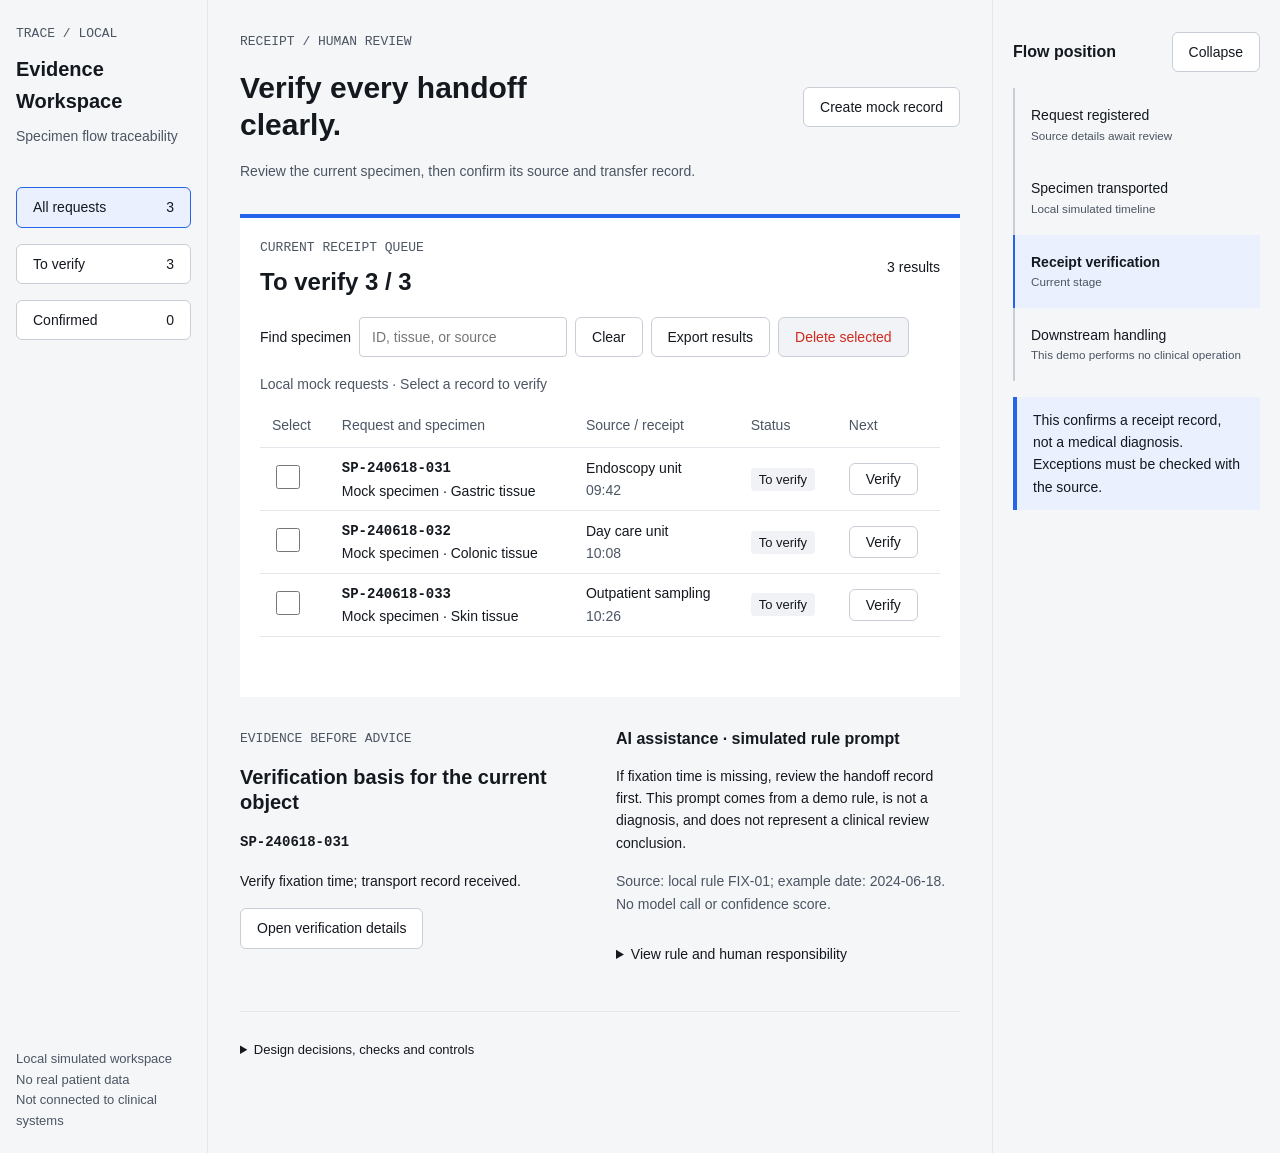
<file: ui-craft-en/assets/demo/index.html>
<!doctype html>
<html lang="en" data-theme="light">
<head><meta charset="utf-8"><meta name="viewport" content="width=device-width, initial-scale=1, viewport-fit=cover"><title>Trace · Specimen Receipt Workspace</title><link rel="stylesheet" href="../ui-tokens.css"><link rel="stylesheet" href="../preview-base.css"><link rel="stylesheet" href="demo.css"></head>
<body>
<div class="workspace">
  <aside class="workspace-nav" aria-label="Work queue">
    <div class="identity"><span class="eyebrow">TRACE / LOCAL</span><strong>Evidence Workspace</strong><span class="muted">Specimen flow traceability</span></div>
    <nav class="flow" aria-label="Queue filters">
      <button data-filter="all" aria-pressed="true">All requests <span data-count="all">3</span></button>
      <button data-filter="pending" aria-pressed="false">To verify <span data-count="pending">3</span></button>
      <button data-filter="done" aria-pressed="false">Confirmed <span data-count="done">0</span></button>
    </nav>
    <p class="nav-foot">Local simulated workspace<br>No real patient data<br>Not connected to clinical systems</p>
  </aside>
  <main class="workspace-main">
    <header class="spread"><div class="flow"><p class="eyebrow">RECEIPT / HUMAN REVIEW</p><h1>Verify every handoff clearly.</h1><p class="muted">Review the current specimen, then confirm its source and transfer record.</p></div><button id="new-record" data-requires-data>Create mock record</button></header>
    <section id="task-region" class="task-region" aria-label="Receipt workspace">
      <div class="task-heading spread"><div><p class="eyebrow">CURRENT RECEIPT QUEUE</p><h2>To verify <span data-count="pending">3</span> / <span data-count="all">3</span></h2></div><span id="result-count" aria-live="polite">3 results</span></div>
      <div class="toolbar search-row"><label for="search">Find specimen <input id="search" type="search" placeholder="ID, tissue, or source"></label><button id="clear-search">Clear</button><button id="export-records" data-requires-data>Export results</button><button id="delete-selected" class="danger" disabled>Delete selected</button></div>
      <div id="state-panel" class="state-box" hidden><h2 id="state-title">Loading mock queue</h2><p id="state-description"></p><button id="retry" hidden>Retry</button><button id="clear-state" hidden>Clear filters</button><button id="finish-loading" hidden>Finish loading demo</button></div>
      <div id="data-region" class="table-scroll"><table><caption class="muted">Local mock requests · Select a record to verify</caption><thead><tr><th scope="col">Select</th><th scope="col">Request and specimen</th><th scope="col" class="source-col">Source / receipt</th><th scope="col">Status</th><th scope="col">Next</th></tr></thead><tbody id="record-list"></tbody></table></div>
      <p id="live-message" role="status" aria-live="polite"></p>
    </section>
    <section class="evidence-area" aria-labelledby="evidence-title">
      <div class="flow"><p class="eyebrow">EVIDENCE BEFORE ADVICE</p><h2 id="evidence-title">Verification basis for the current object</h2><strong class="mono" data-current="id">SP-240618-031</strong><p data-current="note"></p><button id="open-current" data-requires-data>Open verification details</button></div>
      <div class="flow"><h3>AI assistance · simulated rule prompt</h3><p>If fixation time is missing, review the handoff record first. This prompt comes from a demo rule, is not a diagnosis, and does not represent a clinical review conclusion.</p><p class="muted">Source: local rule FIX-01; example date: 2024-06-18. No model call or confidence score.</p><details><summary>View rule and human responsibility</summary><p>The rule flags documentation completeness only. The receiver must verify the request, container label, and transport time. Confirmation updates only this page's mock records.</p></details></div>
    </section>
    <footer data-notes></footer>
  </main>
  <aside class="inspector flow" id="inspector"><div class="spread"><h2>Flow position</h2><button id="collapse-context" aria-expanded="true" aria-controls="context-body">Collapse</button></div><div id="context-body" class="flow"><ol class="timeline"><li>Request registered <small>Source details await review</small></li><li>Specimen transported <small>Local simulated timeline</small></li><li aria-current="step"><strong>Receipt verification</strong><small>Current stage</small></li><li>Downstream handling <small>This demo performs no clinical operation</small></li></ol><p class="notice">This confirms a receipt record, not a medical diagnosis. Exceptions must be checked with the source.</p></div></aside>
</div>
<template id="record-template"><tr><td><input type="checkbox"></td><td><strong data-field="id" class="mono"></strong><div data-field="name"></div></td><td class="source-col"><span data-field="source"></span><div data-field="time" class="muted"></div></td><td><span data-field="status" class="status"></span></td><td><button data-action="detail">Verify</button></td></tr></template>
<dialog id="detail-dialog" class="sheet" aria-labelledby="detail-title"><div class="flow"><div class="spread"><h2 id="detail-title">Receipt verification</h2><button data-close>Close</button></div><strong data-current="id" class="mono"></strong><p data-current="name"></p><p data-current="note"></p><p>Source: <span data-current="source"></span> · <span data-current="time"></span></p><p class="status" data-current="status"></p><div id="confirmation-area" class="flow"><label><input id="confirm-check" type="checkbox">I verified the local mock identifier and source</label><button id="complete-record" class="primary" disabled>Confirm receipt</button></div><p class="muted">Updates this page's mock data only; reload restores the initial queue.</p></div></dialog>
<dialog id="delete-dialog" aria-labelledby="delete-title"><div class="flow"><h2 id="delete-title">Delete mock records?</h2><p id="delete-description"></p><div class="toolbar"><button data-close autofocus>Cancel</button><button id="confirm-delete" class="danger">Confirm deletion</button></div></div></dialog>
<script type="application/json" id="design-brief">{"id":"demo-en","product":"Local simulated workspace for specimen receipt and traceability","task":"Select a specimen from the queue, verify its source, and confirm receipt","primaryInformation":"Pending queue and evidence for the current specimen","hierarchy":["Receipt queue","Current-object evidence","Flow inspector","Low-frequency review settings"],"composition":"workspace","personalities":["technical","human-centered"],"anchor":{"selector":"#task-region","reason":"The queue takes the primary area, with status and next action forming a scan axis instead of four KPI cards filling the first view"},"surfaces":["canvas","surface","focus","floating"],"density":"Three table densities; evidence area preserves reading space","rhythm":"Compact queue and spacious evidence area create Small/Medium/Large differences","interaction":"Select → verify → confirm synchronizes counts; deletion requires confirmation; CSV is generated locally","mobile":{"composition":"task","strategy":"Hide the secondary source column and allow evidence drill-down; collapse the flow inspector on narrow screens instead of stacking all three columns","action":"Verify in the row, then confirm inside the Sheet"},"desktop":"Resource queue, primary task area, and collapsible inspector; every action is Tab reachable","capabilities":{"states":["normal","loading","empty","error","denied"],"densities":["compact","default","loose"],"motion":true,"sheet":true},"refinement":{"before":"Equal-weight KPIs and a generic table filled the first view","after":"Receipt queue leads, evidence follows, and the flow inspector is subordinate","reason":"Keep frequent verification visible and explain human responsibility beside the simulated AI boundary"}}</script>
<script src="../preview-runtime.js"></script><script src="../records-controller.js"></script><script src="demo.js"></script>
</body></html>
</file>
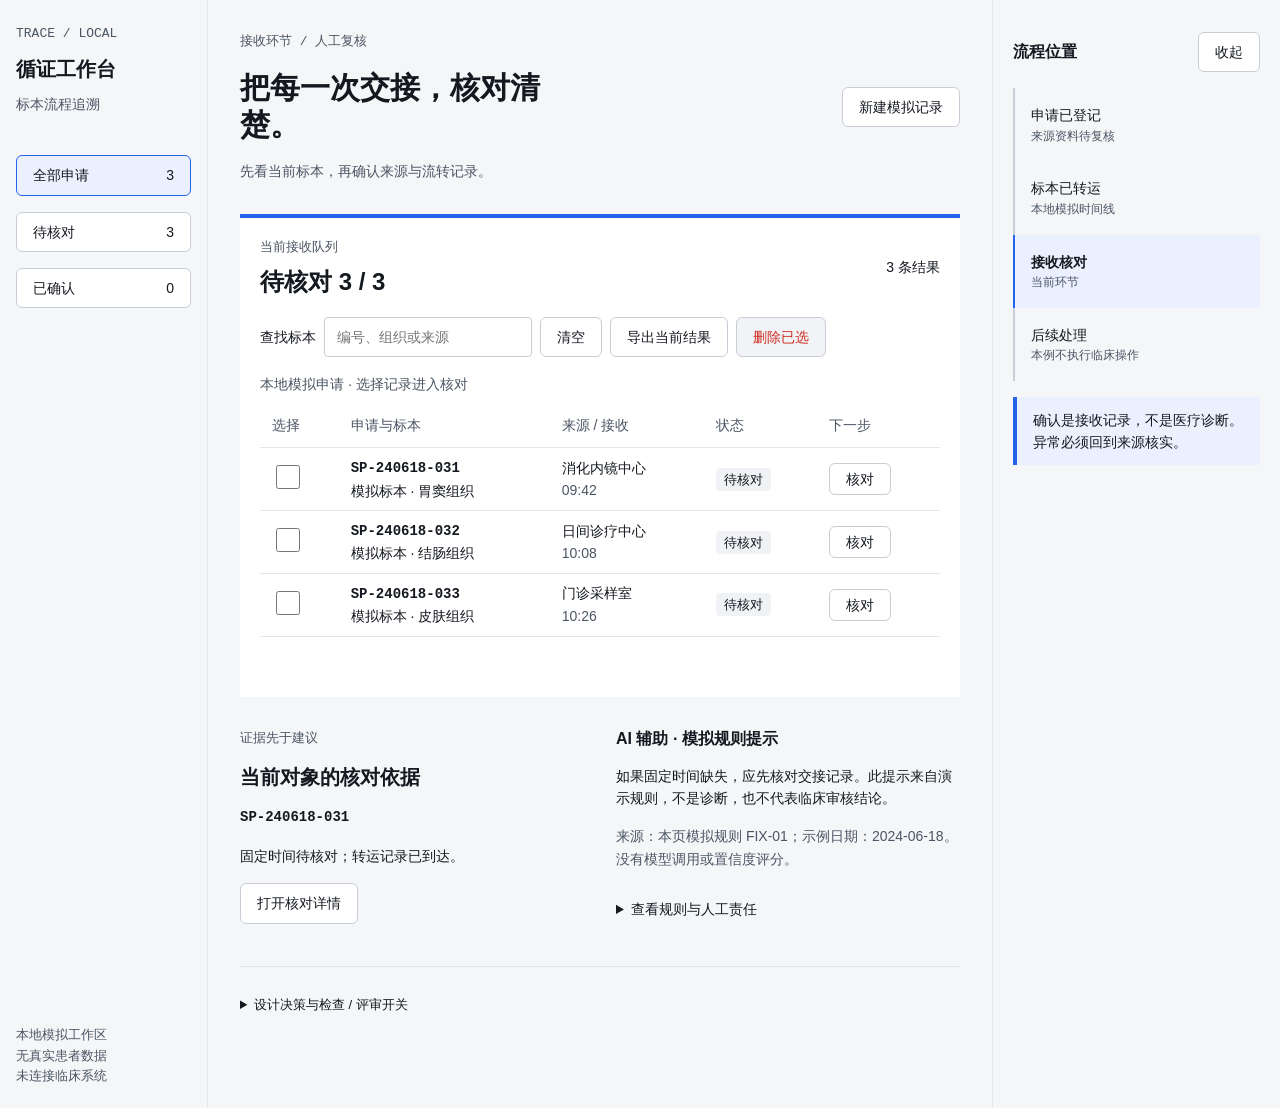
<file: skills/ui-craft/assets/demo/index.html>
<!doctype html>
<html lang="zh-CN" data-theme="light">
<head><meta charset="utf-8"><meta name="viewport" content="width=device-width, initial-scale=1, viewport-fit=cover"><title>循证 · 标本接收工作台</title><link rel="stylesheet" href="../ui-tokens.css"><link rel="stylesheet" href="../preview-base.css"><link rel="stylesheet" href="demo.css"></head>
<body>
<div class="workspace">
  <aside class="workspace-nav" aria-label="工作队列">
    <div class="identity"><span class="eyebrow">TRACE / LOCAL</span><strong>循证工作台</strong><span class="muted">标本流程追溯</span></div>
    <nav class="flow" aria-label="队列筛选">
      <button data-filter="all" aria-pressed="true">全部申请 <span data-count="all">3</span></button>
      <button data-filter="pending" aria-pressed="false">待核对 <span data-count="pending">3</span></button>
      <button data-filter="done" aria-pressed="false">已确认 <span data-count="done">0</span></button>
    </nav>
    <p class="nav-foot">本地模拟工作区<br>无真实患者数据<br>未连接临床系统</p>
  </aside>
  <main class="workspace-main">
    <header class="spread"><div class="flow"><p class="eyebrow">接收环节 / 人工复核</p><h1>把每一次交接，核对清楚。</h1><p class="muted">先看当前标本，再确认来源与流转记录。</p></div><button id="new-record" data-requires-data>新建模拟记录</button></header>
    <section id="task-region" class="task-region" aria-label="接收工作区">
      <div class="task-heading spread"><div><p class="eyebrow">当前接收队列</p><h2>待核对 <span data-count="pending">3</span> / <span data-count="all">3</span></h2></div><span id="result-count" aria-live="polite">3 条结果</span></div>
      <div class="toolbar search-row"><label for="search">查找标本 <input id="search" type="search" placeholder="编号、组织或来源"></label><button id="clear-search">清空</button><button id="export-records" data-requires-data>导出当前结果</button><button id="delete-selected" class="danger" disabled>删除已选</button></div>
      <div id="state-panel" class="state-box" hidden><h2 id="state-title">正在读取模拟队列</h2><p id="state-description"></p><button id="retry" hidden>重试读取</button><button id="clear-state" hidden>清除筛选</button><button id="finish-loading" hidden>结束加载演示</button></div>
      <div id="data-region" class="table-scroll"><table><caption class="muted">本地模拟申请 · 选择记录进入核对</caption><thead><tr><th scope="col">选择</th><th scope="col">申请与标本</th><th scope="col" class="source-col">来源 / 接收</th><th scope="col">状态</th><th scope="col">下一步</th></tr></thead><tbody id="record-list"></tbody></table></div>
      <p id="live-message" role="status" aria-live="polite"></p>
    </section>
    <section class="evidence-area" aria-labelledby="evidence-title">
      <div class="flow"><p class="eyebrow">证据先于建议</p><h2 id="evidence-title">当前对象的核对依据</h2><strong class="mono" data-current="id">SP-240618-031</strong><p data-current="note"></p><button id="open-current" data-requires-data>打开核对详情</button></div>
      <div class="flow"><h3>AI 辅助 · 模拟规则提示</h3><p>如果固定时间缺失，应先核对交接记录。此提示来自演示规则，不是诊断，也不代表临床审核结论。</p><p class="muted">来源：本页模拟规则 FIX-01；示例日期：2024-06-18。没有模型调用或置信度评分。</p><details><summary>查看规则与人工责任</summary><p>仅提示资料完整性。接收人需核对申请、容器标识和转运时间；确认仅写入当前页面的模拟记录。</p></details></div>
    </section>
    <footer data-notes></footer>
  </main>
  <aside class="inspector flow" id="inspector"><div class="spread"><h2>流程位置</h2><button id="collapse-context" aria-expanded="true" aria-controls="context-body">收起</button></div><div id="context-body" class="flow"><ol class="timeline"><li>申请已登记 <small>来源资料待复核</small></li><li>标本已转运 <small>本地模拟时间线</small></li><li aria-current="step"><strong>接收核对</strong><small>当前环节</small></li><li>后续处理 <small>本例不执行临床操作</small></li></ol><p class="notice">确认是接收记录，不是医疗诊断。异常必须回到来源核实。</p></div></aside>
</div>
<template id="record-template"><tr><td><input type="checkbox"></td><td><strong data-field="id" class="mono"></strong><div data-field="name"></div></td><td class="source-col"><span data-field="source"></span><div data-field="time" class="muted"></div></td><td><span data-field="status" class="status"></span></td><td><button data-action="detail">核对</button></td></tr></template>
<dialog id="detail-dialog" class="sheet" aria-labelledby="detail-title"><div class="flow"><div class="spread"><h2 id="detail-title">接收核对</h2><button data-close>关闭</button></div><strong data-current="id" class="mono"></strong><p data-current="name"></p><p data-current="note"></p><p>来源：<span data-current="source"></span> · <span data-current="time"></span></p><p class="status" data-current="status"></p><div id="confirmation-area" class="flow"><label><input id="confirm-check" type="checkbox">我已核对本地模拟标识与来源</label><button id="complete-record" class="primary" disabled>确认接收</button></div><p class="muted">仅更新本页模拟数据；刷新恢复初始队列。</p></div></dialog>
<dialog id="delete-dialog" aria-labelledby="delete-title"><div class="flow"><h2 id="delete-title">删除模拟记录？</h2><p id="delete-description"></p><div class="toolbar"><button data-close autofocus>取消</button><button id="confirm-delete" class="danger">确认删除</button></div></div></dialog>
<script type="application/json" id="design-brief">{"id":"demo","product":"标本接收与流程追溯的本地模拟工作台","task":"从队列选择标本、核对来源并确认接收","primaryInformation":"待核对队列与当前标本的证据","hierarchy":["接收队列","当前对象证据","流程检查器","低频评审设置"],"composition":"workspace","personalities":["technical","human-centered"],"anchor":{"selector":"#task-region","reason":"队列占据主要面积，状态与下一步形成扫描轴，不以四张 KPI 占首屏"},"surfaces":["canvas","surface","focus","floating"],"density":"表格三档；证据区域保留阅读空间","rhythm":"紧凑队列与宽松证据区形成 Small/Medium/Large 差异","interaction":"选择→核对→确认同步计数；删除需确认；CSV 在本地生成","mobile":{"composition":"task","strategy":"隐藏次要来源列，证据可下钻；流程检查器在窄屏折叠，不把三栏逐块堆满","action":"行内核对后在 Sheet 内确认"},"desktop":"资源队列、主任务区、可收起检查器；Tab 访问全部操作","capabilities":{"states":["normal","loading","empty","error","denied"],"densities":["compact","default","loose"],"motion":true,"sheet":true},"refinement":{"before":"等权 KPI 与通用表格填充首屏","after":"接收队列为主、证据次之、流程检查器从属","reason":"让高频核对任务先可见；人工责任与 AI 模拟边界就近说明"}}</script>
<script src="../preview-runtime.js"></script><script src="../records-controller.js"></script><script src="demo.js"></script>
</body></html>
</file>
<file: ui-craft-en/assets/ui-tokens.css>
/* ============================================================
 * ui-craft-en · Copy-ready design-token starting point
 * Usage:
 *   1. Copy to src/styles/tokens/semantic.css.
 *   2. Modify the §2 theme palette while retaining semantic names.
 *   3. Add static -hover / -active values when color-mix or oklch is unsupported.
 *   4. Components and pages reference only var(--ui-*); no hard-coded values.
 * ============================================================ */

@layer tokens {
  /* ---------- §1 Scale system ---------- */
  :root {
    /* Spacing: 4px baseline. */
    --ui-space-0: 0;
    --ui-space-1: 4px;
    --ui-space-2: 8px;
    --ui-space-3: 12px;
    --ui-space-4: 16px;
    --ui-space-5: 20px;
    --ui-space-6: 24px;
    --ui-space-8: 32px;
    --ui-space-10: 40px;
    --ui-space-12: 48px;
    --ui-space-16: 64px;

    /* Type sizes optimized for Chinese, with body text starting at 14px. */
    --ui-text-caption: 12px;
    --ui-text-sm: 13px;
    --ui-text-base: 14px;
    --ui-text-md: 16px;
    --ui-text-lg: 18px;
    --ui-text-xl: 20px;
    --ui-text-2xl: 24px;
    --ui-text-3xl: 30px;
    --ui-text-4xl: 38px;

    /* Chinese needs looser line height than Latin text. */
    --ui-leading-tight: 1.25;
    --ui-leading-snug: 1.4;
    --ui-leading-normal: 1.6;
    --ui-leading-loose: 1.75;

    /* Font weights. */
    --ui-weight-regular: 400;
    --ui-weight-medium: 500;
    --ui-weight-semibold: 600;
    --ui-weight-bold: 700;

    /* Radius. */
    --ui-radius-xs: 2px;
    --ui-radius-sm: 4px;
    --ui-radius-md: 6px;
    --ui-radius-lg: 8px;
    --ui-radius-xl: 12px;
    --ui-radius-2xl: 28px; /* M3 extra-large: top corners of bottom sheets and device frames. */
    --ui-radius-full: 9999px;

    /* Restrained shadows for operational products. */
    --ui-shadow-xs: 0 1px 2px rgb(16 24 40 / 0.04);
    --ui-shadow-sm: 0 1px 3px rgb(16 24 40 / 0.06), 0 1px 2px rgb(16 24 40 / 0.04);
    --ui-shadow-md: 0 4px 12px rgb(16 24 40 / 0.08);
    --ui-shadow-lg: 0 12px 32px rgb(16 24 40 / 0.12);
    --ui-shadow-focus: 0 0 0 3px var(--ui-brand-glow);

    /* Layer order. */
    --ui-z-base: 0;
    --ui-z-sticky: 10;
    --ui-z-dropdown: 1000;
    --ui-z-overlay: 2000;
    --ui-z-modal: 2010;
    --ui-z-drawer: 2020;
    --ui-z-popover: 2100;
    --ui-z-toast: 3000;
    --ui-z-loading: 4000;

    /* Motion. */
    --ui-duration-instant: 100ms;
    --ui-duration-fast: 150ms;
    --ui-duration-normal: 220ms;
    --ui-duration-slow: 320ms;
    --ui-ease-standard: cubic-bezier(0.2, 0, 0, 1);
    --ui-ease-snappy: cubic-bezier(0.16, 1, 0.3, 1);
    --ui-ease-exit: cubic-bezier(0.4, 0, 1, 1);

    /* Latin first with Chinese fallbacks. */
    --ui-font-sans: 'Inter', 'Geist', -apple-system, BlinkMacSystemFont, 'Segoe UI',
      'PingFang SC', 'HarmonyOS Sans SC', 'MiSans', 'Source Han Sans SC',
      'Noto Sans CJK SC', 'Microsoft YaHei', sans-serif;
    --ui-font-display: 'Inter Tight', 'Geist', 'SF Pro Display',
      'PingFang SC', 'HarmonyOS Sans SC', 'Source Han Sans SC', 'Microsoft YaHei', sans-serif;
    --ui-font-serif: 'Source Han Serif SC', 'Noto Serif CJK SC', 'Songti SC', SimSun, serif;
    --ui-font-mono: 'JetBrains Mono', 'SF Mono', 'Cascadia Mono', Consolas,
      'Sarasa Mono SC', monospace;

    /* Dimension baselines. */
    --ui-control-height-sm: 28px;
    --ui-control-height-md: 32px;
    --ui-control-height-lg: 40px;
    --ui-row-height-compact: 36px;
    --ui-row-height-default: 44px;
    --ui-row-height-loose: 52px;
  }

  /* ---------- §2 Theme palette: industrial gray, light default ---------- */
  :root,
  [data-theme='light'] {
    --ui-canvas: #f5f6f8;
    --ui-surface: #ffffff;
    --ui-surface-alt: #f0f2f5;
    --ui-surface-raised: #ffffff;
    --ui-stroke: #e3e6ea;
    --ui-stroke-strong: #c9ced6;

    --ui-text-primary: #14181f;
    --ui-text-secondary: #4b5563;  /* 6.99:1 on canvas. */
    --ui-text-muted: #5b6472;      /* 5.48:1 on canvas / 5.28:1 on surface-alt; do not lighten. */
    --ui-text-inverse: #ffffff;    /* 5.17:1 on brand. */

    --ui-brand: #2563eb;
    --ui-brand-subtle: #eaf0fe;
    --ui-brand-glow: rgb(37 99 235 / 0.28);

    --ui-success: #0b7a53;  /* 5.35:1 on surface. */
    --ui-warning: #a16207;  /* 4.92:1 on surface. */
    --ui-danger: #cf2a1e;   /* 4.85:1 on canvas / 5.24:1 on surface. */
    --ui-info: #2563eb;
  }

  /* ---------- Dark: cockpit and night operations ---------- */
  [data-theme='dark'] {
    --ui-canvas: #0b0e13;
    --ui-surface: #12161d;
    --ui-surface-alt: #171c25;
    --ui-surface-raised: #1b212b;
    --ui-stroke: #262d38;
    --ui-stroke-strong: #38414f;

    --ui-text-primary: #e6e9ee;
    --ui-text-secondary: #a8b0bd;
    --ui-text-muted: #8b94a3;
    --ui-text-inverse: #0b0e13;

    --ui-brand: #4c8dff;
    --ui-brand-subtle: #16243c;
    --ui-brand-glow: rgb(76 141 255 / 0.35);

    --ui-success: #35c48f;
    --ui-warning: #e0a441;
    --ui-danger: #ff6b5e;
    --ui-info: #4c8dff;

    /* Shadows become ineffective in dark themes; strokes carry boundaries. */
    --ui-shadow-xs: 0 1px 2px rgb(0 0 0 / 0.4);
    --ui-shadow-sm: 0 1px 3px rgb(0 0 0 / 0.45);
    --ui-shadow-md: 0 4px 12px rgb(0 0 0 / 0.5);
    --ui-shadow-lg: 0 12px 32px rgb(0 0 0 / 0.6);
  }

  /* ---------- §3 Interaction-state derivation ---------- */
  :root {
    --ui-brand-hover: color-mix(in oklch, var(--ui-brand) 88%, white);
    --ui-brand-active: color-mix(in oklch, var(--ui-brand) 88%, black);
    --ui-disabled-bg: color-mix(in oklch, var(--ui-surface-alt) 70%, var(--ui-canvas));
    --ui-disabled-text: color-mix(in oklch, var(--ui-text-primary) 35%, var(--ui-canvas));

    --ui-success-subtle: color-mix(in oklch, var(--ui-success) 12%, var(--ui-surface));
    --ui-warning-subtle: color-mix(in oklch, var(--ui-warning) 14%, var(--ui-surface));
    --ui-danger-subtle: color-mix(in oklch, var(--ui-danger) 12%, var(--ui-surface));
    --ui-info-subtle: color-mix(in oklch, var(--ui-info) 12%, var(--ui-surface));
  }

  /* Decision semantics: roles may combine but never justify a container for every section. */
  :root {
    --ui-text-display: 48px;
    --ui-rhythm-micro: var(--ui-space-1);
    --ui-rhythm-small: var(--ui-space-2);
    --ui-rhythm-medium: var(--ui-space-4);
    --ui-rhythm-large: var(--ui-space-8);
    --ui-rhythm-hero: var(--ui-space-16);
    --ui-scale-micro: var(--ui-text-caption);
    --ui-scale-small: var(--ui-text-sm);
    --ui-scale-base: var(--ui-text-md);
    --ui-scale-large: var(--ui-text-2xl);
    --ui-scale-hero: var(--ui-text-4xl);
    --ui-scale-display: var(--ui-text-display);
    --ui-surface-elevated: var(--ui-surface-raised);
    --ui-surface-floating: var(--ui-surface-raised);
    --ui-surface-focus: var(--ui-brand-subtle);
    --ui-surface-highlight: var(--ui-brand);
    --ui-text-on-highlight: var(--ui-text-inverse);
    --ui-control-touch: 48px;
    --ui-border-width: 1px;
    --ui-outline-width: 2px;
    --ui-layout-nav: 208px;
    --ui-layout-context: 288px;
    --ui-layout-reading: 48rem;
    --ui-layout-sheet: 560px;
    --ui-layout-console: 272px;
    --ui-layout-editor: 320px;
    --ui-icon-size: 20px;
  }

  /* ---------- §4 Base binding ---------- */
  html {
    font-family: var(--ui-font-sans);
    font-size: var(--ui-text-base);
    line-height: var(--ui-leading-normal);
    -webkit-font-smoothing: antialiased;
    text-size-adjust: 100%;
  }

  body {
    margin: 0;
    background: var(--ui-canvas);
    color: var(--ui-text-primary);
    font-variant-numeric: tabular-nums;
    line-break: strict;
  }

  :focus-visible {
    outline: 2px solid var(--ui-brand);
    outline-offset: 2px;
  }

  @media (prefers-reduced-motion: reduce) {
    *,
    *::before,
    *::after {
      animation-duration: 0.01ms !important;
      animation-iteration-count: 1 !important;
      transition-duration: 0.01ms !important;
      scroll-behavior: auto !important;
    }
  }
}
</file>
<file: ui-craft-en/assets/preview-base.css>
/* Shared controls and accessibility; no universal page composition. */
* { box-sizing: border-box; }
[hidden] { display: none !important; }
html { color-scheme: light; scroll-padding-top: var(--ui-space-6); }
html[data-theme="dark"] { color-scheme: dark; }
body { min-width: 0; }
h1,h2,h3,p { margin: 0; }
h1,h2,h3 { line-height: var(--ui-leading-tight); font-weight: var(--ui-weight-semibold); }
h1 { font: var(--ui-weight-semibold) var(--ui-scale-hero)/var(--ui-leading-tight) var(--ui-font-display); }
h2 { font-size: var(--ui-text-xl); }
h3 { font-size: var(--ui-text-md); }
button,input,select,textarea { font: inherit; color: inherit; }
button,select,input { min-height: var(--ui-control-height-lg); }
button,select { min-width: var(--ui-control-height-lg); }
button,.button { padding: var(--ui-space-2) var(--ui-space-4); border: var(--ui-border-width) solid var(--ui-stroke-strong); border-radius: var(--ui-radius-md); background: var(--ui-surface); color: var(--ui-text-primary); cursor: pointer; text-decoration: none; display: inline-flex; align-items: center; justify-content: center; gap: var(--ui-space-2); transition: background-color var(--ui-duration-fast), border-color var(--ui-duration-fast), transform var(--ui-duration-instant); }
button:hover:not(:disabled),.button:hover { background: var(--ui-surface-alt); border-color: var(--ui-text-muted); }
button:active:not(:disabled) { transform: translateY(var(--ui-border-width)); }
button:disabled { cursor: not-allowed; color: var(--ui-disabled-text); background: var(--ui-disabled-bg); }
button.primary,.button.primary { background: var(--ui-brand); border-color: var(--ui-brand); color: var(--ui-text-inverse); font-weight: var(--ui-weight-semibold); }
button.primary:hover:not(:disabled) { background: var(--ui-brand-active); border-color: var(--ui-brand-active); }
button.danger { color: var(--ui-danger); }
button[aria-pressed="true"] { background: var(--ui-brand-subtle); border-color: var(--ui-brand); color: var(--ui-text-primary); }
input,select,textarea { border: var(--ui-border-width) solid var(--ui-stroke-strong); border-radius: var(--ui-radius-sm); padding: var(--ui-space-2) var(--ui-space-3); background: var(--ui-surface); max-width: 100%; }
textarea { resize: vertical; }
input[type="checkbox"] { width: var(--ui-space-6); height: var(--ui-space-6); min-height: var(--ui-space-6); accent-color: var(--ui-brand); }
label { display: flex; gap: var(--ui-space-2); align-items: center; }
a { color: var(--ui-brand); text-underline-offset: var(--ui-space-1); }
:focus-visible { outline: var(--ui-outline-width) solid var(--ui-brand); outline-offset: var(--ui-outline-width); }
summary { cursor: pointer; padding: var(--ui-space-3) 0; min-height: var(--ui-control-touch); }
.muted,.eyebrow,small { color: var(--ui-text-secondary); }
.eyebrow { font: var(--ui-weight-medium) var(--ui-text-sm)/var(--ui-leading-normal) var(--ui-font-mono); }
.mono,code,pre { font-family: var(--ui-font-mono); }
.flow { display: grid; gap: var(--ui-space-4); }
.toolbar { display: flex; gap: var(--ui-space-2); flex-wrap: wrap; align-items: center; }
.toolbar > label { flex-wrap: wrap; }
.spread { display: flex; align-items: center; justify-content: space-between; gap: var(--ui-space-4); flex-wrap: wrap; }
.status { color: var(--ui-text-primary); background: var(--ui-surface-alt); padding: var(--ui-space-1) var(--ui-space-2); border-radius: var(--ui-radius-sm); font-size: var(--ui-text-sm); }
.status.done { color: var(--ui-success); background: var(--ui-success-subtle); }
.notice { border-inline-start: var(--ui-space-1) solid var(--ui-brand); padding: var(--ui-space-3) var(--ui-space-4); background: var(--ui-brand-subtle); }
.error { color: var(--ui-danger); }
.state-box { padding: var(--ui-space-8) var(--ui-space-4); display: grid; gap: var(--ui-space-4); justify-items: start; background: var(--ui-surface); }
.state-box h2 { max-width: 100%; }
.table-scroll { overflow-x: auto; }
table { width: 100%; border-collapse: collapse; }
th,td { text-align: start; padding: var(--ui-space-2) var(--ui-space-3); border-bottom: var(--ui-border-width) solid var(--ui-stroke); height: var(--ui-row-height-default); }
th { font-weight: var(--ui-weight-medium); color: var(--ui-text-secondary); }
@media (min-width: 768px) { td button { min-height: var(--ui-control-height-sm); padding-block: var(--ui-space-1); } }
[data-density="compact"] td { height: var(--ui-row-height-compact); padding-block: var(--ui-space-1); }
[data-density="loose"] td { height: var(--ui-row-height-loose); padding-block: var(--ui-space-3); }
dialog { width: min(var(--ui-layout-sheet), calc(100% - var(--ui-space-8))); max-height: calc(100dvh - var(--ui-space-8)); overflow: auto; border: var(--ui-border-width) solid var(--ui-stroke-strong); padding: var(--ui-space-6); border-radius: var(--ui-radius-xl); color: var(--ui-text-primary); background: var(--ui-surface-floating); box-shadow: var(--ui-shadow-lg); }
dialog::backdrop { background: color-mix(in srgb, var(--ui-text-primary) 38%, transparent); }
dialog[open] { animation: dialog-enter var(--ui-duration-normal) var(--ui-ease-snappy); }
@keyframes dialog-enter { from { opacity: 0; transform: translateY(var(--ui-space-4)); } to { opacity: 1; transform: none; } }
.design-notes { margin-block: var(--ui-space-8); padding-block: var(--ui-space-4); border-top: var(--ui-border-width) solid var(--ui-stroke); font-size: var(--ui-text-sm); }
.design-notes dl { display: grid; grid-template-columns: max-content minmax(0,1fr); gap: var(--ui-space-2) var(--ui-space-4); }
.design-notes dd { margin: 0; overflow-wrap: anywhere; }
.review-controls { display: flex; gap: var(--ui-space-3); flex-wrap: wrap; padding-block: var(--ui-space-4); }
.review-controls label { flex-direction: column; align-items: start; }
#live-message { min-height: var(--ui-space-6); margin-block: var(--ui-space-2); }
[data-motion="off"] *,[data-motion="off"] *::before,[data-motion="off"] *::after { animation: none !important; transition: none !important; scroll-behavior: auto !important; }
@media (max-width: 767px) {
  body { font-size: var(--ui-text-md); }
  h1 { font-size: var(--ui-text-3xl); }
  button,.button,input,select,summary { min-height: var(--ui-control-touch); min-width: var(--ui-control-touch); }
  input[type="checkbox"] { width: var(--ui-control-touch); height: var(--ui-control-touch); }
  .design-notes dl { grid-template-columns: 1fr; }
  dialog.sheet { margin: auto 0 0; width: 100%; max-width: 100%; max-height: 88dvh; border-radius: var(--ui-radius-2xl) var(--ui-radius-2xl) 0 0; padding-bottom: calc(var(--ui-space-6) + env(safe-area-inset-bottom, 0px)); }
  .safe-bottom { padding-bottom: calc(var(--ui-space-3) + env(safe-area-inset-bottom, 0px) + var(--preview-safe-bottom, 0px)); }
  [data-safe="on"] { --preview-safe-bottom: var(--ui-space-8); }
}
@media (prefers-reduced-motion: reduce) { *,*::before,*::after { animation: none !important; transition: none !important; scroll-behavior: auto !important; } }
</file>
<file: ui-craft-en/assets/demo/demo.css>
.workspace { display: grid; grid-template-columns: var(--ui-layout-nav) minmax(0,1fr) var(--ui-layout-context); min-height: 100dvh; }
.workspace-nav { padding: var(--ui-space-6) var(--ui-space-4); display: flex; flex-direction: column; gap: var(--ui-space-10); border-inline-end: var(--ui-border-width) solid var(--ui-stroke); }
.identity { display: grid; gap: var(--ui-space-2); }
.identity strong { font-size: var(--ui-text-xl); }
.workspace-nav button { justify-content: space-between; }
.nav-foot { margin-top: auto; color: var(--ui-text-secondary); font-size: var(--ui-text-sm); }
.workspace-main { min-width: 0; padding: var(--ui-space-8); }
.workspace-main h1 { max-width: 18ch; font-size: var(--ui-text-3xl); }
.workspace-main > header { margin-bottom: var(--ui-space-8); }
.task-region { background: var(--ui-surface); padding: var(--ui-space-5); border-top: var(--ui-space-1) solid var(--ui-brand); }
.task-heading { padding-bottom: var(--ui-space-5); }
.task-heading h2 { margin-top: var(--ui-space-2); font-size: var(--ui-text-2xl); }
.search-row { margin-bottom: var(--ui-space-4); }
.search-row input { width: var(--ui-layout-nav); }
caption { text-align: start; padding-bottom: var(--ui-space-2); }
.evidence-area { display: grid; grid-template-columns: 1fr 1fr; gap: var(--ui-space-8); margin-top: var(--ui-space-8); }
.evidence-area > div { align-content: start; }
.evidence-area button { justify-self: start; }
.inspector { padding: var(--ui-space-8) var(--ui-space-5); align-content: start; border-inline-start: var(--ui-border-width) solid var(--ui-stroke); }
.inspector h2 { font-size: var(--ui-text-md); }
.timeline { list-style: none; padding: 0; margin: 0; }
.timeline li { border-inline-start: var(--ui-outline-width) solid var(--ui-stroke-strong); padding: var(--ui-space-4); }
.timeline li[aria-current] { border-color: var(--ui-brand); background: var(--ui-brand-subtle); }
.timeline small { display: block; }
@media (max-width: 1279px) { .workspace { grid-template-columns: var(--ui-layout-nav) minmax(0,1fr); } .inspector { grid-column: 2; border: 0; padding-top: 0; } .workspace-main { padding: var(--ui-space-6); } }
@media (max-width: 767px) {
  .workspace { display: block; }
  .workspace-nav { padding: var(--ui-space-4); gap: var(--ui-space-4); border: 0; }
  .identity strong { font-size: var(--ui-text-lg); }
  .identity .muted,.nav-foot { display: none; }
  .workspace-nav nav { display: flex; gap: var(--ui-space-2); flex-wrap: wrap; }
  .workspace-nav button { padding-inline: var(--ui-space-3); }
  .workspace-main { padding: var(--ui-space-4); }
  .workspace-main h1 { font-size: var(--ui-text-2xl); }
  .task-region { padding: var(--ui-space-3); }
  .search-row label { width: 100%; }
  .search-row input { flex: 1; min-width: 0; }
  .source-col { display: none; }
  td,th { padding-inline: var(--ui-space-1); }
  td strong { overflow-wrap: anywhere; }
  td:first-child,th:first-child { display: none; }
  .evidence-area { grid-template-columns: 1fr; }
  .inspector { padding: var(--ui-space-4); }
}
</file>
<file: skills/ui-craft/assets/ui-tokens.css>
/* ============================================================
 * ui-craft · 可直接拷入项目的设计令牌起点
 * 用法：
 *   1. 复制到 src/styles/tokens/semantic.css
 *   2. 修改 §2 的主题色板（保持语义令牌名不变）
 *   3. 不支持 color-mix / oklch 时，手动补 -hover / -active 值
 *   4. 组件与页面只引用 var(--ui-*)，禁止硬编码
 * ============================================================ */

@layer tokens {
  /* ---------- §1 尺度体系 ---------- */
  :root {
    /* 间距（4px 基准） */
    --ui-space-0: 0;
    --ui-space-1: 4px;
    --ui-space-2: 8px;
    --ui-space-3: 12px;
    --ui-space-4: 16px;
    --ui-space-5: 20px;
    --ui-space-6: 24px;
    --ui-space-8: 32px;
    --ui-space-10: 40px;
    --ui-space-12: 48px;
    --ui-space-16: 64px;

    /* 字号（中文优化：正文 14px 起步） */
    --ui-text-caption: 12px;
    --ui-text-sm: 13px;
    --ui-text-base: 14px;
    --ui-text-md: 16px;
    --ui-text-lg: 18px;
    --ui-text-xl: 20px;
    --ui-text-2xl: 24px;
    --ui-text-3xl: 30px;
    --ui-text-4xl: 38px;

    /* 行高（中文必须比西文松） */
    --ui-leading-tight: 1.25;
    --ui-leading-snug: 1.4;
    --ui-leading-normal: 1.6;
    --ui-leading-loose: 1.75;

    /* 字重 */
    --ui-weight-regular: 400;
    --ui-weight-medium: 500;
    --ui-weight-semibold: 600;
    --ui-weight-bold: 700;

    /* 圆角 */
    --ui-radius-xs: 2px;
    --ui-radius-sm: 4px;
    --ui-radius-md: 6px;
    --ui-radius-lg: 8px;
    --ui-radius-xl: 12px;
    --ui-radius-2xl: 28px; /* M3 extra-large：底部弹层顶部两角、设备框 */
    --ui-radius-full: 9999px;

    /* 阴影（业务系统克制使用） */
    --ui-shadow-xs: 0 1px 2px rgb(16 24 40 / 0.04);
    --ui-shadow-sm: 0 1px 3px rgb(16 24 40 / 0.06), 0 1px 2px rgb(16 24 40 / 0.04);
    --ui-shadow-md: 0 4px 12px rgb(16 24 40 / 0.08);
    --ui-shadow-lg: 0 12px 32px rgb(16 24 40 / 0.12);
    --ui-shadow-focus: 0 0 0 3px var(--ui-brand-glow);

    /* 层级 */
    --ui-z-base: 0;
    --ui-z-sticky: 10;
    --ui-z-dropdown: 1000;
    --ui-z-overlay: 2000;
    --ui-z-modal: 2010;
    --ui-z-drawer: 2020;
    --ui-z-popover: 2100;
    --ui-z-toast: 3000;
    --ui-z-loading: 4000;

    /* 动效 */
    --ui-duration-instant: 100ms;
    --ui-duration-fast: 150ms;
    --ui-duration-normal: 220ms;
    --ui-duration-slow: 320ms;
    --ui-ease-standard: cubic-bezier(0.2, 0, 0, 1);
    --ui-ease-snappy: cubic-bezier(0.16, 1, 0.3, 1);
    --ui-ease-exit: cubic-bezier(0.4, 0, 1, 1);

    /* 字体栈：西文在前，中文回退 */
    --ui-font-sans: 'Inter', 'Geist', -apple-system, BlinkMacSystemFont, 'Segoe UI',
      'PingFang SC', 'HarmonyOS Sans SC', 'MiSans', 'Source Han Sans SC',
      'Noto Sans CJK SC', 'Microsoft YaHei', sans-serif;
    --ui-font-display: 'Inter Tight', 'Geist', 'SF Pro Display',
      'PingFang SC', 'HarmonyOS Sans SC', 'Source Han Sans SC', 'Microsoft YaHei', sans-serif;
    --ui-font-serif: 'Source Han Serif SC', 'Noto Serif CJK SC', 'Songti SC', SimSun, serif;
    --ui-font-mono: 'JetBrains Mono', 'SF Mono', 'Cascadia Mono', Consolas,
      'Sarasa Mono SC', monospace;

    /* 尺寸基准 */
    --ui-control-height-sm: 28px;
    --ui-control-height-md: 32px;
    --ui-control-height-lg: 40px;
    --ui-row-height-compact: 36px;
    --ui-row-height-default: 44px;
    --ui-row-height-loose: 52px;
  }

  /* ---------- §2 主题色板：工业灰（默认浅色） ---------- */
  :root,
  [data-theme='light'] {
    --ui-canvas: #f5f6f8;
    --ui-surface: #ffffff;
    --ui-surface-alt: #f0f2f5;
    --ui-surface-raised: #ffffff;
    --ui-stroke: #e3e6ea;
    --ui-stroke-strong: #c9ced6;

    --ui-text-primary: #14181f;
    --ui-text-secondary: #4b5563;  /* on canvas 6.99:1 */
    --ui-text-muted: #5b6472;      /* on canvas 5.48:1 / on surface-alt 5.28:1，勿再调浅 */
    --ui-text-inverse: #ffffff;    /* on brand 5.17:1 */

    --ui-brand: #2563eb;
    --ui-brand-subtle: #eaf0fe;
    --ui-brand-glow: rgb(37 99 235 / 0.28);

    --ui-success: #0b7a53;  /* on surface 5.35:1 */
    --ui-warning: #a16207;  /* on surface 4.92:1 */
    --ui-danger: #cf2a1e;   /* on canvas 4.85:1 / on surface 5.24:1 */
    --ui-info: #2563eb;
  }

  /* ---------- 暗色：驾驶舱 / 夜间值守 ---------- */
  [data-theme='dark'] {
    --ui-canvas: #0b0e13;
    --ui-surface: #12161d;
    --ui-surface-alt: #171c25;
    --ui-surface-raised: #1b212b;
    --ui-stroke: #262d38;
    --ui-stroke-strong: #38414f;

    --ui-text-primary: #e6e9ee;
    --ui-text-secondary: #a8b0bd;
    --ui-text-muted: #8b94a3;
    --ui-text-inverse: #0b0e13;

    --ui-brand: #4c8dff;
    --ui-brand-subtle: #16243c;
    --ui-brand-glow: rgb(76 141 255 / 0.35);

    --ui-success: #35c48f;
    --ui-warning: #e0a441;
    --ui-danger: #ff6b5e;
    --ui-info: #4c8dff;

    /* 暗色下阴影近乎无效，边界交给描边 */
    --ui-shadow-xs: 0 1px 2px rgb(0 0 0 / 0.4);
    --ui-shadow-sm: 0 1px 3px rgb(0 0 0 / 0.45);
    --ui-shadow-md: 0 4px 12px rgb(0 0 0 / 0.5);
    --ui-shadow-lg: 0 12px 32px rgb(0 0 0 / 0.6);
  }

  /* ---------- §3 交互态推导 ---------- */
  :root {
    --ui-brand-hover: color-mix(in oklch, var(--ui-brand) 88%, white);
    --ui-brand-active: color-mix(in oklch, var(--ui-brand) 88%, black);
    --ui-disabled-bg: color-mix(in oklch, var(--ui-surface-alt) 70%, var(--ui-canvas));
    --ui-disabled-text: color-mix(in oklch, var(--ui-text-primary) 35%, var(--ui-canvas));

    --ui-success-subtle: color-mix(in oklch, var(--ui-success) 12%, var(--ui-surface));
    --ui-warning-subtle: color-mix(in oklch, var(--ui-warning) 14%, var(--ui-surface));
    --ui-danger-subtle: color-mix(in oklch, var(--ui-danger) 12%, var(--ui-surface));
    --ui-info-subtle: color-mix(in oklch, var(--ui-info) 12%, var(--ui-surface));
  }

  /* 决策层语义：角色可以组合，不能据此给每个区块增加容器。 */
  :root {
    --ui-text-display: 48px;
    --ui-rhythm-micro: var(--ui-space-1);
    --ui-rhythm-small: var(--ui-space-2);
    --ui-rhythm-medium: var(--ui-space-4);
    --ui-rhythm-large: var(--ui-space-8);
    --ui-rhythm-hero: var(--ui-space-16);
    --ui-scale-micro: var(--ui-text-caption);
    --ui-scale-small: var(--ui-text-sm);
    --ui-scale-base: var(--ui-text-md);
    --ui-scale-large: var(--ui-text-2xl);
    --ui-scale-hero: var(--ui-text-4xl);
    --ui-scale-display: var(--ui-text-display);
    --ui-surface-elevated: var(--ui-surface-raised);
    --ui-surface-floating: var(--ui-surface-raised);
    --ui-surface-focus: var(--ui-brand-subtle);
    --ui-surface-highlight: var(--ui-brand);
    --ui-text-on-highlight: var(--ui-text-inverse);
    --ui-control-touch: 48px;
    --ui-border-width: 1px;
    --ui-outline-width: 2px;
    --ui-layout-nav: 208px;
    --ui-layout-context: 288px;
    --ui-layout-reading: 48rem;
    --ui-layout-sheet: 560px;
    --ui-layout-console: 272px;
    --ui-layout-editor: 320px;
    --ui-icon-size: 20px;
  }

  /* ---------- §4 基础绑定 ---------- */
  html {
    font-family: var(--ui-font-sans);
    font-size: var(--ui-text-base);
    line-height: var(--ui-leading-normal);
    -webkit-font-smoothing: antialiased;
    text-size-adjust: 100%;
  }

  body {
    margin: 0;
    background: var(--ui-canvas);
    color: var(--ui-text-primary);
    font-variant-numeric: tabular-nums;
    line-break: strict;
  }

  :focus-visible {
    outline: 2px solid var(--ui-brand);
    outline-offset: 2px;
  }

  @media (prefers-reduced-motion: reduce) {
    *,
    *::before,
    *::after {
      animation-duration: 0.01ms !important;
      animation-iteration-count: 1 !important;
      transition-duration: 0.01ms !important;
      scroll-behavior: auto !important;
    }
  }
}
</file>
<file: skills/ui-craft/assets/preview-base.css>
/* 共享控件与可访问性，不定义万能页面构图。 */
* { box-sizing: border-box; }
[hidden] { display: none !important; }
html { color-scheme: light; scroll-padding-top: var(--ui-space-6); }
html[data-theme="dark"] { color-scheme: dark; }
body { min-width: 0; }
h1,h2,h3,p { margin: 0; }
h1,h2,h3 { line-height: var(--ui-leading-tight); font-weight: var(--ui-weight-semibold); }
h1 { font: var(--ui-weight-semibold) var(--ui-scale-hero)/var(--ui-leading-tight) var(--ui-font-display); }
h2 { font-size: var(--ui-text-xl); }
h3 { font-size: var(--ui-text-md); }
button,input,select,textarea { font: inherit; color: inherit; }
button,select,input { min-height: var(--ui-control-height-lg); }
button,select { min-width: var(--ui-control-height-lg); }
button,.button { padding: var(--ui-space-2) var(--ui-space-4); border: var(--ui-border-width) solid var(--ui-stroke-strong); border-radius: var(--ui-radius-md); background: var(--ui-surface); color: var(--ui-text-primary); cursor: pointer; text-decoration: none; display: inline-flex; align-items: center; justify-content: center; gap: var(--ui-space-2); transition: background-color var(--ui-duration-fast), border-color var(--ui-duration-fast), transform var(--ui-duration-instant); }
button:hover:not(:disabled),.button:hover { background: var(--ui-surface-alt); border-color: var(--ui-text-muted); }
button:active:not(:disabled) { transform: translateY(var(--ui-border-width)); }
button:disabled { cursor: not-allowed; color: var(--ui-disabled-text); background: var(--ui-disabled-bg); }
button.primary,.button.primary { background: var(--ui-brand); border-color: var(--ui-brand); color: var(--ui-text-inverse); font-weight: var(--ui-weight-semibold); }
button.primary:hover:not(:disabled) { background: var(--ui-brand-active); border-color: var(--ui-brand-active); }
button.danger { color: var(--ui-danger); }
button[aria-pressed="true"] { background: var(--ui-brand-subtle); border-color: var(--ui-brand); color: var(--ui-text-primary); }
input,select,textarea { border: var(--ui-border-width) solid var(--ui-stroke-strong); border-radius: var(--ui-radius-sm); padding: var(--ui-space-2) var(--ui-space-3); background: var(--ui-surface); max-width: 100%; }
textarea { resize: vertical; }
input[type="checkbox"] { width: var(--ui-space-6); height: var(--ui-space-6); min-height: var(--ui-space-6); accent-color: var(--ui-brand); }
label { display: flex; gap: var(--ui-space-2); align-items: center; }
a { color: var(--ui-brand); text-underline-offset: var(--ui-space-1); }
:focus-visible { outline: var(--ui-outline-width) solid var(--ui-brand); outline-offset: var(--ui-outline-width); }
summary { cursor: pointer; padding: var(--ui-space-3) 0; min-height: var(--ui-control-touch); }
.muted,.eyebrow,small { color: var(--ui-text-secondary); }
.eyebrow { font: var(--ui-weight-medium) var(--ui-text-sm)/var(--ui-leading-normal) var(--ui-font-mono); }
.mono,code,pre { font-family: var(--ui-font-mono); }
.flow { display: grid; gap: var(--ui-space-4); }
.toolbar { display: flex; gap: var(--ui-space-2); flex-wrap: wrap; align-items: center; }
.toolbar > label { flex-wrap: wrap; }
.spread { display: flex; align-items: center; justify-content: space-between; gap: var(--ui-space-4); flex-wrap: wrap; }
.status { color: var(--ui-text-primary); background: var(--ui-surface-alt); padding: var(--ui-space-1) var(--ui-space-2); border-radius: var(--ui-radius-sm); font-size: var(--ui-text-sm); }
.status.done { color: var(--ui-success); background: var(--ui-success-subtle); }
.notice { border-inline-start: var(--ui-space-1) solid var(--ui-brand); padding: var(--ui-space-3) var(--ui-space-4); background: var(--ui-brand-subtle); }
.error { color: var(--ui-danger); }
.state-box { padding: var(--ui-space-8) var(--ui-space-4); display: grid; gap: var(--ui-space-4); justify-items: start; background: var(--ui-surface); }
.state-box h2 { max-width: 100%; }
.table-scroll { overflow-x: auto; }
table { width: 100%; border-collapse: collapse; }
th,td { text-align: start; padding: var(--ui-space-2) var(--ui-space-3); border-bottom: var(--ui-border-width) solid var(--ui-stroke); height: var(--ui-row-height-default); }
th { font-weight: var(--ui-weight-medium); color: var(--ui-text-secondary); }
@media (min-width: 768px) { td button { min-height: var(--ui-control-height-sm); padding-block: var(--ui-space-1); } }
[data-density="compact"] td { height: var(--ui-row-height-compact); padding-block: var(--ui-space-1); }
[data-density="loose"] td { height: var(--ui-row-height-loose); padding-block: var(--ui-space-3); }
dialog { width: min(var(--ui-layout-sheet), calc(100% - var(--ui-space-8))); max-height: calc(100dvh - var(--ui-space-8)); overflow: auto; border: var(--ui-border-width) solid var(--ui-stroke-strong); padding: var(--ui-space-6); border-radius: var(--ui-radius-xl); color: var(--ui-text-primary); background: var(--ui-surface-floating); box-shadow: var(--ui-shadow-lg); }
dialog::backdrop { background: color-mix(in srgb, var(--ui-text-primary) 38%, transparent); }
dialog[open] { animation: dialog-enter var(--ui-duration-normal) var(--ui-ease-snappy); }
@keyframes dialog-enter { from { opacity: 0; transform: translateY(var(--ui-space-4)); } to { opacity: 1; transform: none; } }
.design-notes { margin-block: var(--ui-space-8); padding-block: var(--ui-space-4); border-top: var(--ui-border-width) solid var(--ui-stroke); font-size: var(--ui-text-sm); }
.design-notes dl { display: grid; grid-template-columns: max-content minmax(0,1fr); gap: var(--ui-space-2) var(--ui-space-4); }
.design-notes dd { margin: 0; overflow-wrap: anywhere; }
.review-controls { display: flex; gap: var(--ui-space-3); flex-wrap: wrap; padding-block: var(--ui-space-4); }
.review-controls label { flex-direction: column; align-items: start; }
#live-message { min-height: var(--ui-space-6); margin-block: var(--ui-space-2); }
[data-motion="off"] *,[data-motion="off"] *::before,[data-motion="off"] *::after { animation: none !important; transition: none !important; scroll-behavior: auto !important; }
@media (max-width: 767px) {
  body { font-size: var(--ui-text-md); }
  h1 { font-size: var(--ui-text-3xl); }
  button,.button,input,select,summary { min-height: var(--ui-control-touch); min-width: var(--ui-control-touch); }
  input[type="checkbox"] { width: var(--ui-control-touch); height: var(--ui-control-touch); }
  .design-notes dl { grid-template-columns: 1fr; }
  dialog.sheet { margin: auto 0 0; width: 100%; max-width: 100%; max-height: 88dvh; border-radius: var(--ui-radius-2xl) var(--ui-radius-2xl) 0 0; padding-bottom: calc(var(--ui-space-6) + env(safe-area-inset-bottom, 0px)); }
  .safe-bottom { padding-bottom: calc(var(--ui-space-3) + env(safe-area-inset-bottom, 0px) + var(--preview-safe-bottom, 0px)); }
  [data-safe="on"] { --preview-safe-bottom: var(--ui-space-8); }
}
@media (prefers-reduced-motion: reduce) { *,*::before,*::after { animation: none !important; transition: none !important; scroll-behavior: auto !important; } }
</file>
<file: skills/ui-craft/assets/demo/demo.css>
.workspace { display: grid; grid-template-columns: var(--ui-layout-nav) minmax(0,1fr) var(--ui-layout-context); min-height: 100dvh; }
.workspace-nav { padding: var(--ui-space-6) var(--ui-space-4); display: flex; flex-direction: column; gap: var(--ui-space-10); border-inline-end: var(--ui-border-width) solid var(--ui-stroke); }
.identity { display: grid; gap: var(--ui-space-2); }
.identity strong { font-size: var(--ui-text-xl); }
.workspace-nav button { justify-content: space-between; }
.nav-foot { margin-top: auto; color: var(--ui-text-secondary); font-size: var(--ui-text-sm); }
.workspace-main { min-width: 0; padding: var(--ui-space-8); }
.workspace-main h1 { max-width: 18ch; font-size: var(--ui-text-3xl); }
.workspace-main > header { margin-bottom: var(--ui-space-8); }
.task-region { background: var(--ui-surface); padding: var(--ui-space-5); border-top: var(--ui-space-1) solid var(--ui-brand); }
.task-heading { padding-bottom: var(--ui-space-5); }
.task-heading h2 { margin-top: var(--ui-space-2); font-size: var(--ui-text-2xl); }
.search-row { margin-bottom: var(--ui-space-4); }
.search-row input { width: var(--ui-layout-nav); }
caption { text-align: start; padding-bottom: var(--ui-space-2); }
.evidence-area { display: grid; grid-template-columns: 1fr 1fr; gap: var(--ui-space-8); margin-top: var(--ui-space-8); }
.evidence-area > div { align-content: start; }
.evidence-area button { justify-self: start; }
.inspector { padding: var(--ui-space-8) var(--ui-space-5); align-content: start; border-inline-start: var(--ui-border-width) solid var(--ui-stroke); }
.inspector h2 { font-size: var(--ui-text-md); }
.timeline { list-style: none; padding: 0; margin: 0; }
.timeline li { border-inline-start: var(--ui-outline-width) solid var(--ui-stroke-strong); padding: var(--ui-space-4); }
.timeline li[aria-current] { border-color: var(--ui-brand); background: var(--ui-brand-subtle); }
.timeline small { display: block; }
@media (max-width: 1279px) { .workspace { grid-template-columns: var(--ui-layout-nav) minmax(0,1fr); } .inspector { grid-column: 2; border: 0; padding-top: 0; } .workspace-main { padding: var(--ui-space-6); } }
@media (max-width: 767px) {
  .workspace { display: block; }
  .workspace-nav { padding: var(--ui-space-4); gap: var(--ui-space-4); border: 0; }
  .identity strong { font-size: var(--ui-text-lg); }
  .identity .muted,.nav-foot { display: none; }
  .workspace-nav nav { display: flex; gap: var(--ui-space-2); flex-wrap: wrap; }
  .workspace-nav button { padding-inline: var(--ui-space-3); }
  .workspace-main { padding: var(--ui-space-4); }
  .workspace-main h1 { font-size: var(--ui-text-2xl); }
  .task-region { padding: var(--ui-space-3); }
  .search-row label { width: 100%; }
  .search-row input { flex: 1; min-width: 0; }
  .source-col { display: none; }
  td,th { padding-inline: var(--ui-space-1); }
  td strong { overflow-wrap: anywhere; }
  td:first-child,th:first-child { display: none; }
  .evidence-area { grid-template-columns: 1fr; }
  .inspector { padding: var(--ui-space-4); }
}
</file>
